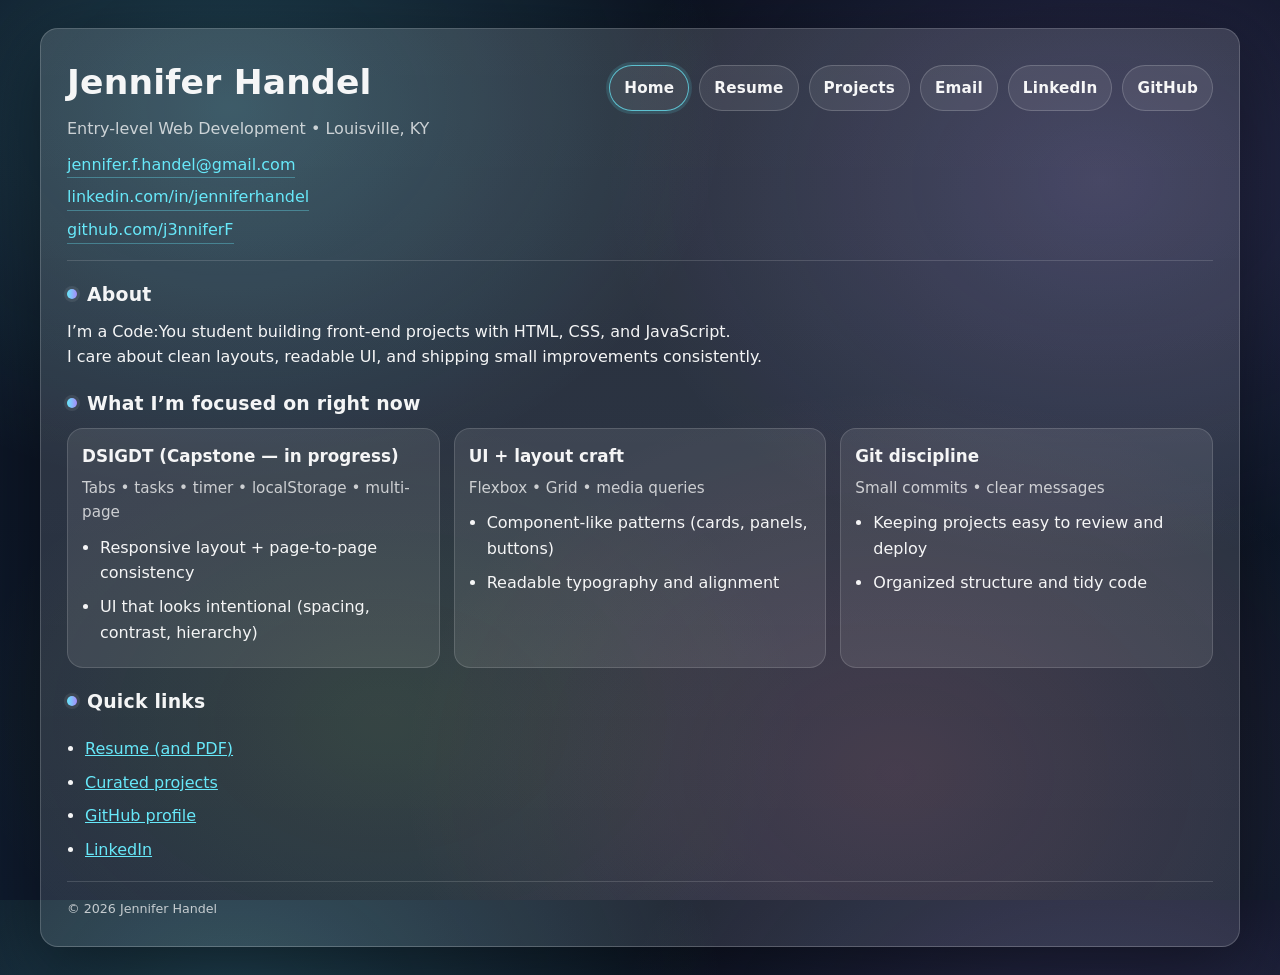
<file: index.html>
<!doctype html>
<html lang="en">
  <head>
    <meta charset="utf-8" />
    <meta name="viewport" content="width=device-width, initial-scale=1" />
    <title>Jennifer Handel – Home</title>
    <link rel="stylesheet" href="css/index.css" />
    <link rel="icon" href="data:," />
  </head>

  <body>
    <main class="page">
      <article class="card shell">
        <div class="card__inner">
          <header class="header">
            <div class="header__left">
              <h1 class="name">Jennifer Handel</h1>
              <p class="kicker">Entry-level Web Development • Louisville, KY</p>

              <div class="contact">
                <a href="mailto:jennifer.f.handel@gmail.com"
                  >jennifer.f.handel@gmail.com</a
                >
                <a
                  href="https://www.linkedin.com/in/jenniferhandel"
                  target="_blank"
                  rel="noopener"
                  >linkedin.com/in/jenniferhandel</a
                >
                <a
                  href="https://github.com/j3nniferF"
                  target="_blank"
                  rel="noopener"
                  >github.com/j3nniferF</a
                >
              </div>
            </div>

            <nav class="nav" aria-label="Primary">
              <a class="tab" href="index.html" aria-current="page">Home</a>
              <a class="tab" href="resume.html">Resume</a>
              <a class="tab" href="projects.html">Projects</a>
              <a class="tab" href="mailto:jennifer.f.handel@gmail.com">Email</a>
              <a
                class="tab"
                href="https://www.linkedin.com/in/jenniferhandel"
                target="_blank"
                rel="noopener"
                >LinkedIn</a
              >
              <a
                class="tab"
                href="https://github.com/j3nniferF"
                target="_blank"
                rel="noopener"
                >GitHub</a
              >
            </nav>
          </header>

          <div class="divider"></div>

          <section class="section">
            <h2 class="h2">About</h2>
            <p class="p">
              I’m a Code:You student building front-end projects with HTML, CSS,
              and JavaScript. <br />
              I care about clean layouts, readable UI, and shipping small
              improvements consistently.
            </p>
          </section>

          <section class="section">
            <h2 class="h2">What I’m focused on right now</h2>

            <div class="grid grid--3">
              <div class="panel">
                <h3>DSIGDT (Capstone — in progress)</h3>
                <p class="meta">
                  Tabs • tasks • timer • localStorage • multi-page
                </p>
                <ul class="bullets">
                  <li>Responsive layout + page-to-page consistency</li>
                  <li>
                    UI that looks intentional (spacing, contrast, hierarchy)
                  </li>
                </ul>
              </div>

              <div class="panel">
                <h3>UI + layout craft</h3>
                <p class="meta">Flexbox • Grid • media queries</p>
                <ul class="bullets">
                  <li>Component-like patterns (cards, panels, buttons)</li>
                  <li>Readable typography and alignment</li>
                </ul>
              </div>

              <div class="panel">
                <h3>Git discipline</h3>
                <p class="meta">Small commits • clear messages</p>
                <ul class="bullets">
                  <li>Keeping projects easy to review and deploy</li>
                  <li>Organized structure and tidy code</li>
                </ul>
              </div>
            </div>
          </section>

          <section class="section">
            <h2 class="h2">Quick links</h2>
            <ul class="bullets">
              <li><a href="resume.html">Resume (and PDF)</a></li>
              <li><a href="projects.html">Curated projects</a></li>
              <li>
                <a
                  href="https://github.com/j3nniferF"
                  target="_blank"
                  rel="noopener"
                  >GitHub profile</a
                >
              </li>
              <li>
                <a
                  href="https://www.linkedin.com/in/jenniferhandel"
                  target="_blank"
                  rel="noopener"
                  >LinkedIn</a
                >
              </li>
            </ul>
          </section>

          <footer class="footer">
            <small>© <span id="year"></span> Jennifer Handel</small>
          </footer>
        </div>
      </article>
    </main>

    <script>
      document.getElementById("year").textContent = new Date().getFullYear();
    </script>
  </body>
</html>
</file>
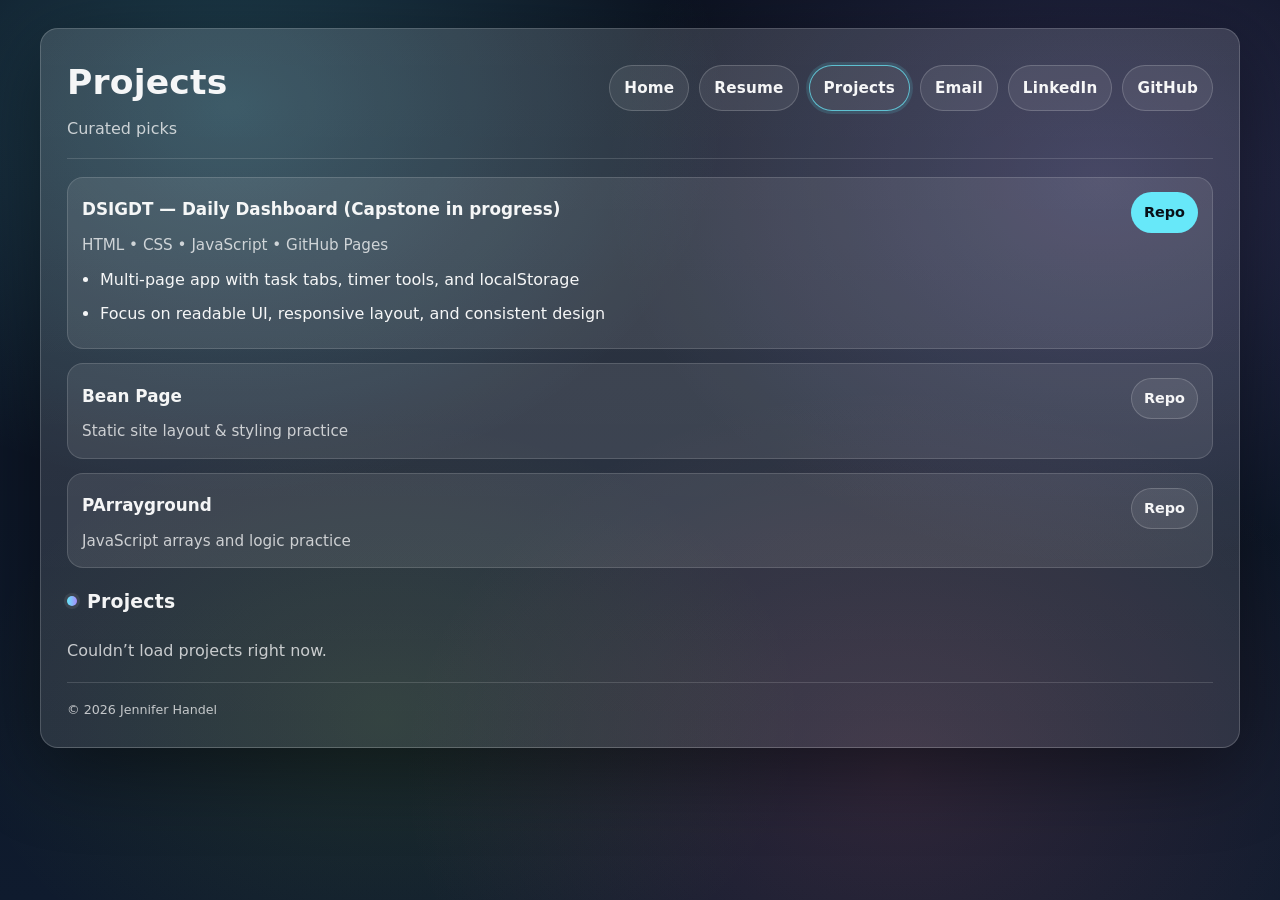
<file: projects.html>
<!doctype html>
<html lang="en">
  <head>
    <meta charset="utf-8" />
    <meta name="viewport" content="width=device-width, initial-scale=1" />
    <title>Jennifer Handel – Projects</title>

    <link rel="icon" href="favicon.ico" />

    <link rel="stylesheet" href="css/index.css" />
  </head>

  <body>
    <main class="page">
      <article class="card shell">
        <div class="card__inner">
          <header class="header">
            <div class="header__left">
              <h1 class="name">Projects</h1>
              <p class="kicker">Curated picks</p>
            </div>

            <nav class="nav" aria-label="Primary">
              <a class="tab" href="index.html">Home</a>
              <a class="tab" href="resume.html">Resume</a>
              <a class="tab" href="projects.html" aria-current="page"
                >Projects</a
              >
              <a class="tab" href="mailto:jennifer.f.handel@gmail.com">Email</a>
              <a
                class="tab"
                href="https://www.linkedin.com/in/jenniferhandel"
                target="_blank"
                rel="noopener"
                >LinkedIn</a
              >
              <a
                class="tab"
                href="https://github.com/j3nniferF"
                target="_blank"
                rel="noopener"
                >GitHub</a
              >
            </nav>
          </header>

          <div class="divider"></div>

          <section class="section">
            <div class="grid">
              <div class="panel">
                <div class="link-row">
                  <h3>DSIGDT — Daily Dashboard (Capstone in progress)</h3>
                  <a
                    class="btn-mini btn-mini--primary"
                    href="https://github.com/j3nniferF/dsigdt-capstone"
                    target="_blank"
                    rel="noopener"
                    >Repo</a
                  >
                </div>
                <p class="meta">HTML • CSS • JavaScript • GitHub Pages</p>
                <ul class="bullets">
                  <li>
                    Multi-page app with task tabs, timer tools, and localStorage
                  </li>
                  <li>
                    Focus on readable UI, responsive layout, and consistent
                    design
                  </li>
                </ul>
              </div>

              <div class="panel">
                <div class="link-row">
                  <h3>Bean Page</h3>
                  <a
                    class="btn-mini"
                    href="https://github.com/j3nniferF/bean-page"
                    target="_blank"
                    rel="noopener"
                    >Repo</a
                  >
                </div>
                <p class="meta">Static site layout & styling practice</p>
              </div>

              <div class="panel">
                <div class="link-row">
                  <h3>PArrayground</h3>
                  <a
                    class="btn-mini"
                    href="https://github.com/j3nniferF/PArrayground"
                    target="_blank"
                    rel="noopener"
                    >Repo</a
                  >
                </div>
                <p class="meta">JavaScript arrays and logic practice</p>
              </div>
            </div>
          </section>

          <section class="section">
            <h2 class="h2">Projects</h2>
            <div id="projects" class="projects-grid"></div>
          </section>

          <footer class="footer">
            <small>© <span id="year"></span> Jennifer Handel</small>
          </footer>
        </div>
      </article>
    </main>

    <script>
      document.getElementById("year").textContent = new Date().getFullYear();
    </script>

    <script defer src="js/projects.js"></script>
  </body>
</html>
</file>
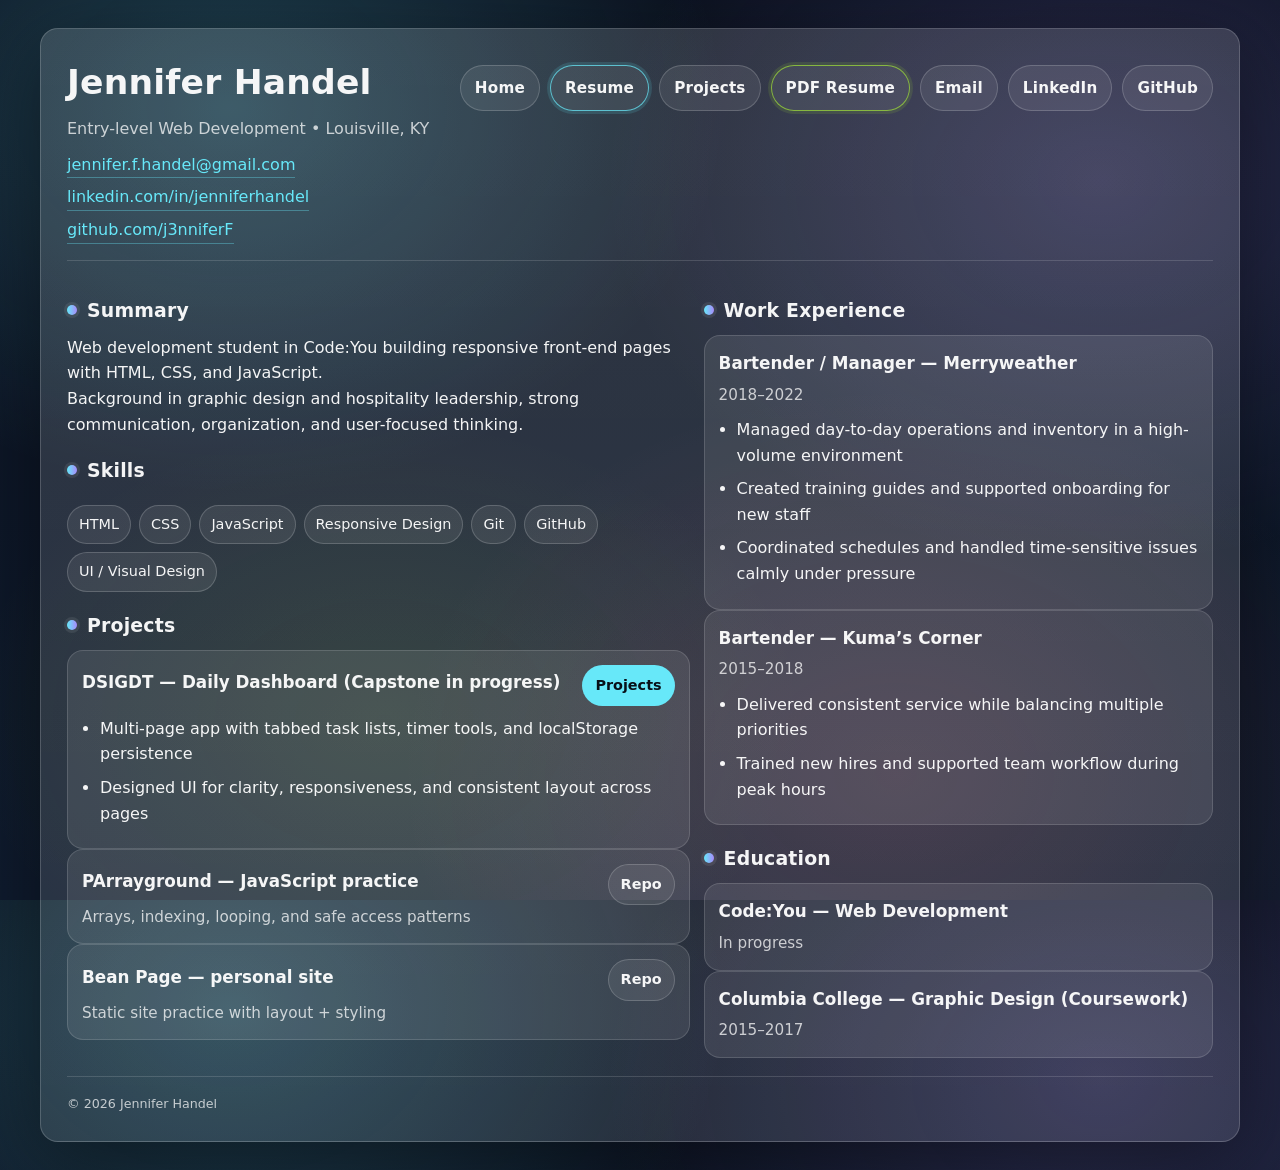
<file: resume.html>
<!doctype html>
<html lang="en">
  <head>
    <meta charset="utf-8" />
    <meta name="viewport" content="width=device-width, initial-scale=1" />
    <title>Jennifer Handel – Resume</title>
    <link rel="stylesheet" href="css/index.css" />
  </head>

  <body>
    <main class="page">
      <article class="card shell">
        <div class="card__inner">
          <header class="header">
            <div class="header__left">
              <h1 class="name">Jennifer Handel</h1>
              <p class="kicker">Entry-level Web Development • Louisville, KY</p>

              <div class="contact">
                <a href="mailto:jennifer.f.handel@gmail.com"
                  >jennifer.f.handel@gmail.com</a
                >
                <a
                  href="https://www.linkedin.com/in/jenniferhandel"
                  target="_blank"
                  rel="noopener"
                  >linkedin.com/in/jenniferhandel</a
                >
                <a
                  href="https://github.com/j3nniferF"
                  target="_blank"
                  rel="noopener"
                  >github.com/j3nniferF</a
                >
              </div>
            </div>

            <nav class="nav" aria-label="Primary">
              <a class="tab" href="index.html">Home</a>
              <a class="tab" href="resume.html" aria-current="page">Resume</a>
              <a class="tab" href="projects.html">Projects</a>

              <!-- PDF button ONLY here -->
              <a
                class="tab tab--pdf"
                href="./Jennifer-Handel-Resume.pdf"
                target="_blank"
                rel="noopener"
                >PDF Resume</a
              >

              <a class="tab" href="mailto:jennifer.f.handel@gmail.com">Email</a>
              <a
                class="tab"
                href="https://www.linkedin.com/in/jenniferhandel"
                target="_blank"
                rel="noopener"
                >LinkedIn</a
              >
              <a
                class="tab"
                href="https://github.com/j3nniferF"
                target="_blank"
                rel="noopener"
                >GitHub</a
              >
            </nav>
          </header>

          <div class="divider"></div>

          <div class="grid grid--2">
            <section class="section">
              <h2 class="h2">Summary</h2>
              <p class="p">
                Web development student in Code:You building responsive
                front-end pages with HTML, CSS, and JavaScript. <br />
                Background in graphic design and hospitality leadership, strong
                communication, organization, and user-focused thinking.
              </p>

              <div class="section">
                <h2 class="h2">Skills</h2>
                <div class="tags">
                  <span class="tag">HTML</span>
                  <span class="tag">CSS</span>
                  <span class="tag">JavaScript</span>
                  <span class="tag">Responsive Design</span>
                  <span class="tag">Git</span>
                  <span class="tag">GitHub</span>
                  <span class="tag">UI / Visual Design</span>
                </div>
              </div>

              <div class="section">
                <h2 class="h2">Projects</h2>

                <div class="panel">
                  <div class="link-row">
                    <h3 class="panel__title">
                      DSIGDT — Daily Dashboard (Capstone in progress)
                    </h3>
                    <a class="btn-mini btn-mini--primary" href="projects.html"
                      >Projects</a
                    >
                  </div>
                  <ul class="bullets">
                    <li>
                      Multi-page app with tabbed task lists, timer tools, and
                      localStorage persistence
                    </li>
                    <li>
                      Designed UI for clarity, responsiveness, and consistent
                      layout across pages
                    </li>
                  </ul>
                </div>

                <div class="panel">
                  <div class="link-row">
                    <h3 class="panel__title">
                      PArrayground — JavaScript practice
                    </h3>
                    <a
                      class="btn-mini"
                      href="https://github.com/j3nniferF/PArrayground"
                      target="_blank"
                      rel="noopener"
                      >Repo</a
                    >
                  </div>
                  <p class="meta">
                    Arrays, indexing, looping, and safe access patterns
                  </p>
                </div>

                <div class="panel">
                  <div class="link-row">
                    <h3 class="panel__title">Bean Page — personal site</h3>
                    <a
                      class="btn-mini"
                      href="https://github.com/j3nniferF/bean-page"
                      target="_blank"
                      rel="noopener"
                      >Repo</a
                    >
                  </div>
                  <p class="meta">Static site practice with layout + styling</p>
                </div>
              </div>
            </section>

            <section class="section">
              <h2 class="h2">Work Experience</h2>

              <div class="panel">
                <h3>Bartender / Manager — Merryweather</h3>
                <p class="meta">2018–2022</p>
                <ul class="bullets">
                  <li>
                    Managed day-to-day operations and inventory in a high-volume
                    environment
                  </li>
                  <li>
                    Created training guides and supported onboarding for new
                    staff
                  </li>
                  <li>
                    Coordinated schedules and handled time-sensitive issues
                    calmly under pressure
                  </li>
                </ul>
              </div>

              <div class="panel">
                <h3>Bartender — Kuma’s Corner</h3>
                <p class="meta">2015–2018</p>
                <ul class="bullets">
                  <li>
                    Delivered consistent service while balancing multiple
                    priorities
                  </li>
                  <li>
                    Trained new hires and supported team workflow during peak
                    hours
                  </li>
                </ul>
              </div>

              <div class="section">
                <h2 class="h2">Education</h2>

                <div class="panel">
                  <h3>Code:You — Web Development</h3>
                  <p class="meta">In progress</p>
                </div>

                <div class="panel">
                  <h3>Columbia College — Graphic Design (Coursework)</h3>
                  <p class="meta">2015–2017</p>
                </div>
              </div>
            </section>
          </div>

          <footer class="footer">
            <small>© <span id="year"></span> Jennifer Handel</small>
          </footer>
        </div>
      </article>
    </main>

    <script>
      document.getElementById("year").textContent = new Date().getFullYear();
    </script>
  </body>
</html>
</file>
<file: css/index.css>
:root {
  --bg0: #0b1220;
  --bg1: #0f1b2e;

  --card: rgba(255, 255, 255, 0.1);
  --card2: rgba(255, 255, 255, 0.14);

  --stroke: rgba(255, 255, 255, 0.18);
  --stroke2: rgba(255, 255, 255, 0.28);

  --text: rgba(255, 255, 255, 0.95);
  --muted: rgba(255, 255, 255, 0.74);

  --aqua: #67e8f9;
  --violet: #a78bfa;
  --pink: #fb7185;
  --lime: #a3e635;

  --accent: var(--aqua);

  --shadow: 0 20px 80px rgba(0, 0, 0, 0.45);
  --radius: 18px;

  --font:
    ui-sans-serif, system-ui, -apple-system, Segoe UI, Roboto, Arial, sans-serif;
}

* {
  box-sizing: border-box;
}
html,
body {
  height: 100%;
}

body {
  margin: 0;
  font-family: var(--font);
  color: var(--text);
  line-height: 1.6;

  /* bright background */
  background:
    radial-gradient(
      900px 700px at 18% 12%,
      rgba(103, 232, 249, 0.22),
      transparent 55%
    ),
    radial-gradient(
      900px 700px at 86% 20%,
      rgba(167, 139, 250, 0.2),
      transparent 55%
    ),
    radial-gradient(
      900px 700px at 70% 86%,
      rgba(251, 113, 133, 0.14),
      transparent 55%
    ),
    radial-gradient(
      700px 500px at 30% 80%,
      rgba(163, 230, 53, 0.1),
      transparent 60%
    ),
    linear-gradient(180deg, var(--bg0), var(--bg1));
}

a {
  color: var(--aqua);
}

.page {
  padding: 28px 18px;
  min-height: 100%;
  display: grid;
  place-items: start center;
}

.shell {
  width: min(1200px, 96vw); /* bigger */
}

.card {
  background: linear-gradient(180deg, var(--card2), var(--card));
  border: 1px solid var(--stroke);
  border-radius: var(--radius);
  box-shadow: var(--shadow);
  overflow: hidden;
}

.card__inner {
  padding: 22px;
}

.divider {
  height: 1px;
  background: rgba(255, 255, 255, 0.14);
  margin: 16px 0;
}

.header {
  display: flex;
  flex-direction: column;
  gap: 14px;
}

.name {
  margin: 0;
  font-size: clamp(2rem, 2.7vw, 2.6rem);
  letter-spacing: 0.2px;
}

.kicker {
  margin: 6px 0 0;
  color: var(--muted);
  font-size: 1rem;
}

.contact {
  display: grid;
  gap: 6px;
  margin-top: 10px;
}

.contact a {
  color: var(--aqua);
  text-decoration: none;
  width: fit-content;
  border-bottom: 1px solid rgba(103, 232, 249, 0.35);
}
.contact a:hover {
  border-bottom-color: rgba(103, 232, 249, 0.85);
}

/* tabs */
.nav {
  display: flex;
  flex-wrap: wrap;
  gap: 10px;
  margin-top: 10px;
}

.tab {
  display: inline-flex;
  align-items: center;
  padding: 10px 14px;
  border-radius: 999px;
  border: 1px solid var(--stroke);
  background: rgba(255, 255, 255, 0.08);
  color: var(--text);
  text-decoration: none;
  font-weight: 800;
  font-size: 0.95rem;
  letter-spacing: 0.2px;
  transition:
    transform 120ms ease,
    border-color 120ms ease,
    background 120ms ease;
}

.tab:hover {
  transform: translateY(-1px);
  border-color: var(--stroke2);
  background: rgba(255, 255, 255, 0.12);
}

.tab[aria-current="page"] {
  border-color: rgba(103, 232, 249, 0.75);
  box-shadow: 0 0 0 3px rgba(103, 232, 249, 0.14);
}

.tab--pdf {
  border-color: rgba(163, 230, 53, 0.7);
  box-shadow: 0 0 0 3px rgba(163, 230, 53, 0.12);
}
.tab--pdf:hover {
  border-color: rgba(163, 230, 53, 1);
}

/* type */
.section {
  margin-top: 18px;
}

.h2 {
  margin: 0 0 10px;
  font-size: 1.18rem;
  letter-spacing: 0.2px;
  display: inline-flex;
  align-items: center;
  gap: 10px;
}

.h2::before {
  content: "";
  width: 10px;
  height: 10px;
  border-radius: 999px;
  background: linear-gradient(90deg, var(--aqua), var(--violet));
  box-shadow: 0 0 0 3px rgba(255, 255, 255, 0.08);
}

.p {
  margin: 0;
  color: var(--text);
}
.meta {
  margin: 0;
  color: var(--muted);
  font-size: 0.95rem;
}

.bullets {
  margin: 10px 0 0;
  padding-left: 18px;
}
.bullets li {
  margin: 8px 0;
}

.tags {
  display: flex;
  flex-wrap: wrap;
  gap: 8px;
  margin-top: 10px;
}
.tag {
  padding: 7px 11px;
  border-radius: 999px;
  border: 1px solid var(--stroke);
  background: rgba(255, 255, 255, 0.08);
  color: var(--text);
  font-size: 0.9rem;
}

.grid {
  display: grid;
  gap: 14px;
}

.grid--2 {
  grid-template-columns: 1fr;
}
.grid--3 {
  grid-template-columns: 1fr;
}

.panel {
  background: rgba(255, 255, 255, 0.09);
  border: 1px solid rgba(255, 255, 255, 0.14);
  border-radius: 16px;
  padding: 14px;
}

.panel h3 {
  margin: 0 0 6px;
  font-size: 1.05rem;
}
.panel__title {
  margin: 0;
  font-size: 1.02rem;
}

.link-row {
  display: flex;
  align-items: center;
  justify-content: space-between;
  gap: 10px;
}

.btn-mini {
  border: 1px solid var(--stroke);
  background: rgba(255, 255, 255, 0.08);
  color: var(--text);
  text-decoration: none;
  padding: 8px 12px;
  border-radius: 999px;
  font-weight: 800;
  font-size: 0.9rem;
}

.btn-mini:hover {
  border-color: var(--stroke2);
}

.btn-mini--primary {
  background: var(--accent);
  color: #081018;
  border-color: transparent;
}
.btn-mini--primary:hover {
  filter: brightness(1.06);
}

.footer {
  margin-top: 18px;
  padding-top: 14px;
  border-top: 1px solid rgba(255, 255, 255, 0.14);
  color: rgba(255, 255, 255, 0.72);
  font-size: 0.95rem;
}

/* git API */
.projects-grid {
  display: grid;
  gap: 14px;
  margin-top: 12px;
}

.project-card {
  background: rgba(255, 255, 255, 0.09);
  border: 1px solid rgba(255, 255, 255, 0.14);
  border-radius: 16px;
  padding: 14px;
}

.project-title {
  margin: 0 0 6px;
  font-size: 1.05rem;
}

.project-desc {
  margin: 0 0 10px;
  color: var(--muted);
}

.project-meta {
  display: flex;
  flex-wrap: wrap;
  gap: 10px;
  align-items: center;
  margin-bottom: 10px;
}

.project-pill {
  padding: 6px 10px;
  border-radius: 999px;
  border: 1px solid var(--stroke);
  background: rgba(255, 255, 255, 0.08);
  font-size: 0.85rem;
  font-weight: 700;
}

.project-updated {
  color: rgba(255, 255, 255, 0.7);
  font-size: 0.85rem;
}

.project-links {
  display: flex;
  gap: 10px;
  flex-wrap: wrap;
}

.project-link {
  display: inline-flex;
  align-items: center;
  padding: 8px 12px;
  border-radius: 999px;
  border: 1px solid var(--stroke);
  background: rgba(255, 255, 255, 0.08);
  color: var(--text);
  text-decoration: none;
  font-weight: 800;
  font-size: 0.9rem;
}

.project-link:hover {
  border-color: var(--stroke2);
  background: rgba(255, 255, 255, 0.12);
}

.projects-loading {
  margin: 0;
  color: var(--muted);
}

@media (min-width: 880px) {
  .card__inner {
    padding: 26px;
  }

  .header {
    flex-direction: row;
    justify-content: space-between;
    align-items: flex-start;
    gap: 22px;
  }

  .grid--2 {
    grid-template-columns: 1.1fr 0.9fr;
    align-items: start;
  }

  .grid--3 {
    grid-template-columns: repeat(3, 1fr);
  }

  .projects-grid {
    grid-template-columns: repeat(2, 1fr);
  }
}

/* resume print */

@media print {
  @page {
    margin: 0.6in;
  }

  body {
    background: #fff !important;
    color: #111 !important;
    font-size: 12.5pt !important;
    line-height: 1.35 !important;
    -webkit-print-color-adjust: exact;
    print-color-adjust: exact;
  }

  .btn-mini,
  .btn-mini--primary,
  .link-row .btn-mini {
    display: none !important;
  }

  /* hide site chrome */
  .nav,
  .footer,
  .divider {
    display: none !important;
  }

  /* remove “card” framing */
  .page {
    padding: 0 !important;
  }
  .shell {
    width: 100% !important;
  }
  .card {
    border: 0 !important;
    background: transparent !important;
    box-shadow: none !important;
  }
  .card__inner {
    padding: 0 !important;
  }

  /* make everything dark */
  * {
    color: #111 !important;
  }

  /* single column ALWAYS in print */
  .grid--2,
  .grid--3 {
    grid-template-columns: 1fr !important;
  }

  /* headings */
  .name {
    font-size: 20pt !important;
    margin: 0 0 6pt !important;
    font-weight: 800 !important;
  }
  .kicker {
    margin: 0 0 10pt !important;
  }

  .panel {
    border: 0 !important;
    background: transparent !important;
    padding: 0 !important;
    margin: 0 0 10pt !important;
  }

  /* kill the “pill/button” look in print */
  .btn-mini,
  .btn-mini--primary,
  .tab,
  .tab--pdf {
    background: transparent !important;
    border: 0 !important;
    box-shadow: none !important;
    padding: 0 !important;
    border-radius: 0 !important;
    font-weight: 700 !important;
  }

  a {
    text-decoration: underline !important;
  }
  a[href^="http"]::after {
    content: "" !important;
  }

  .bullets {
    padding-left: 18pt !important;
    margin: 4pt 0 0 !important;
  }
  .bullets li {
    margin: 2.5pt 0 !important;
  }

  .tags {
    display: block !important;
  }
  .tag {
    border: 0 !important;
    background: transparent !important;
    padding: 0 !important;
    margin: 0 12pt 0 0 !important;
    display: inline !important;
    font-size: 11pt !important;
  }

  .section,
  .panel {
    break-inside: avoid;
    page-break-inside: avoid;
  }
}
</file>
